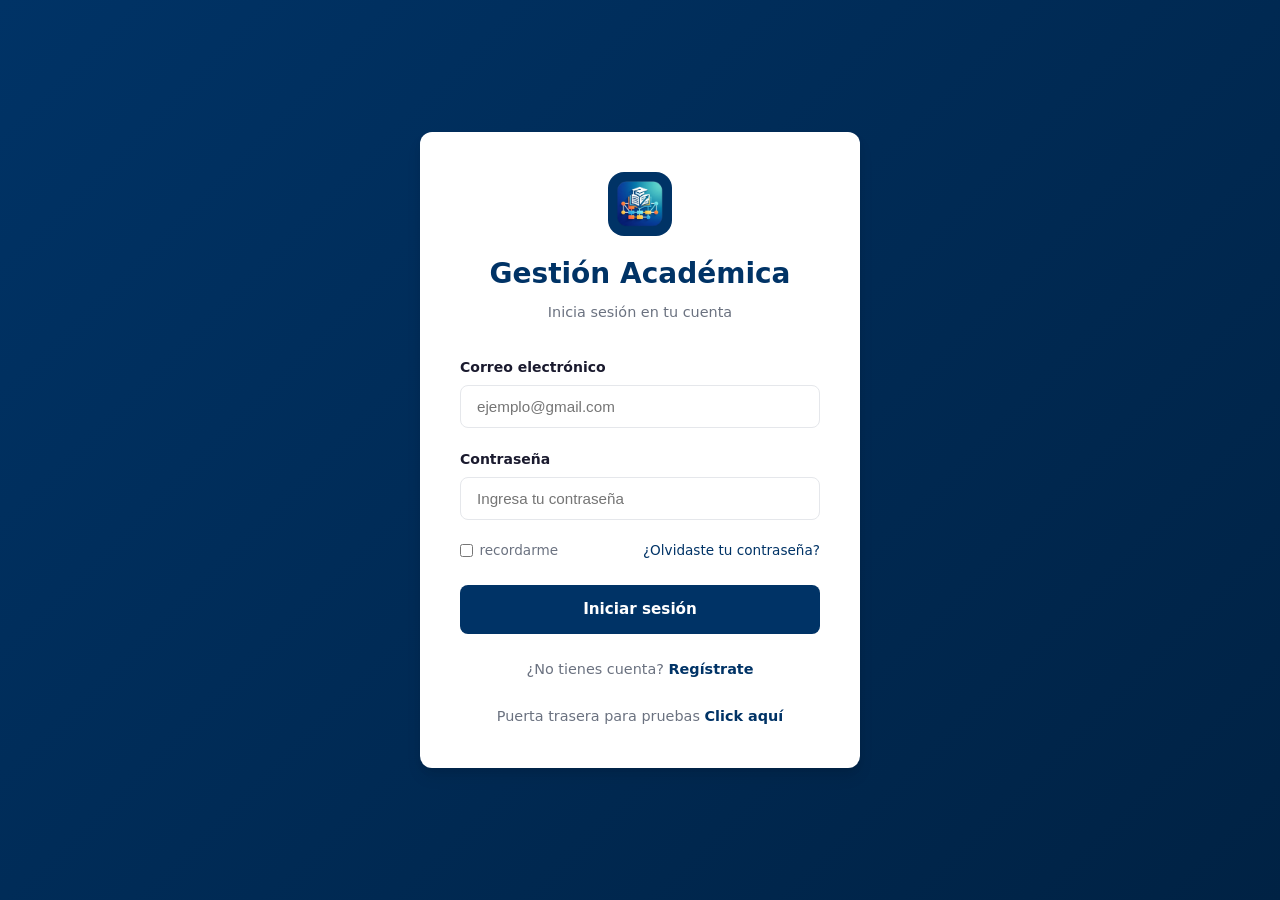
<file: index.html>
<!DOCTYPE html>
<html lang="es">
<head>
    <meta charset="UTF-8">
    <meta name="viewport" content="width=device-width, initial-scale=1.0">
    <title>Iniciar sesión | Gestión Académica GAUD</title>
    <link rel="stylesheet" href="css/styles.css">
    <script src="js/validaciones.js" defer></script>
</head>
<body>

    <div class="auth-container">

        <div class="auth-card">

            <div class="auth-logo">
                <div class="logo-icon">
                    <img src="icon/icon-web.png" alt="GAUD">
                </div>
                <h1>Gestión Académica</h1>
                <p>Inicia sesión en tu cuenta</p>
            </div>

            <form action="#" method="post">

                <div class="form-group">
                    <label for="email">Correo electrónico</label>
                    <input type="email" id="email" name="email" placeholder="ejemplo@gmail.com" required autocomplete="email">
                </div>

                <div class="form-group">
                    <label for="password">Contraseña</label>
                    <input type="password" id="password" name="password" placeholder="Ingresa tu contraseña" required autocomplete="current-password">
                </div>

                <div class="form-options">
                    <label>
                        <input type="checkbox" id="remember" name="remember">
                        recordarme
                    </label>
                    <a href="#">¿Olvidaste tu contraseña?</a>
                </div>

                <button type="submit" class="btn btn-primary">Iniciar sesión</button>

            </form>

            <div class="auth-footer">
                ¿No tienes cuenta? <a href="registro.html">Regístrate</a>
            </div>
            <div class="auth-footer">
                Puerta trasera para pruebas <a href="dashboard-tommisan.html">Click aquí</a>
            </div>
        </div>

    </div>

</body>
</html>
</file>
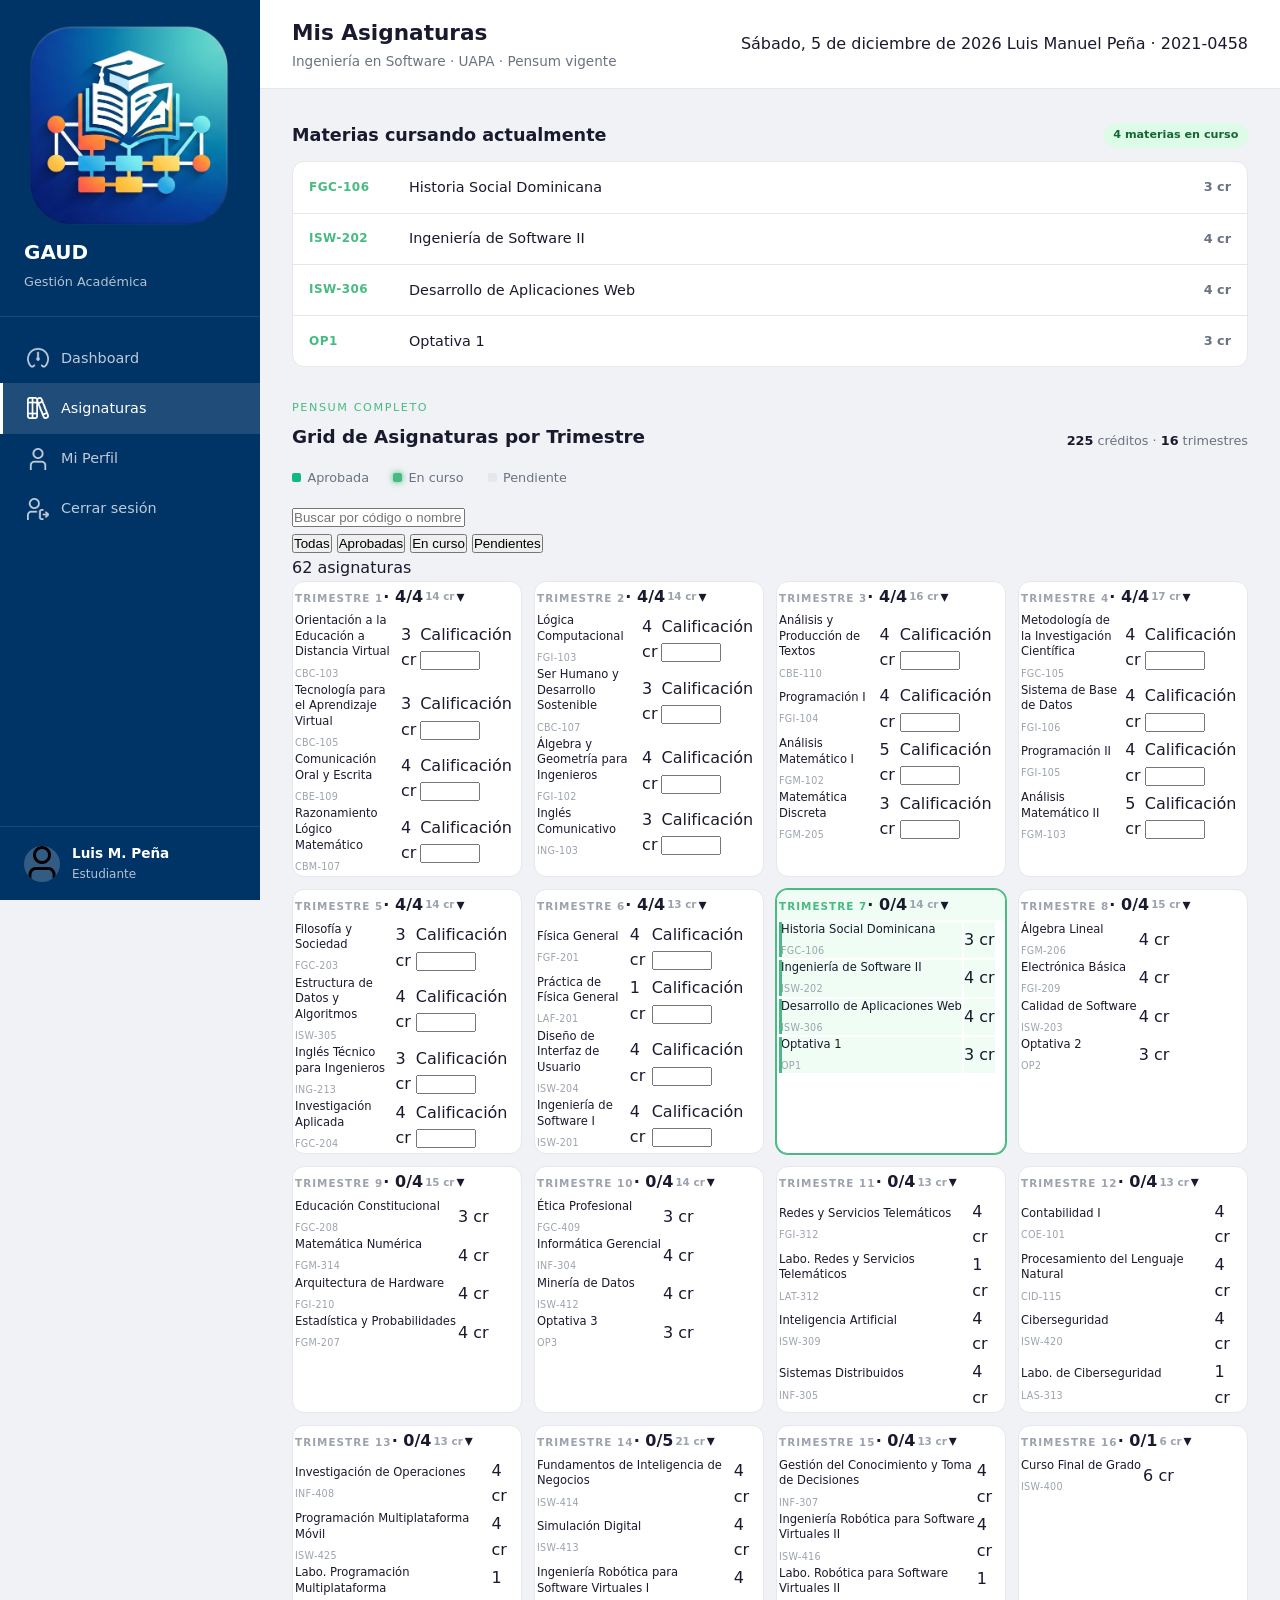
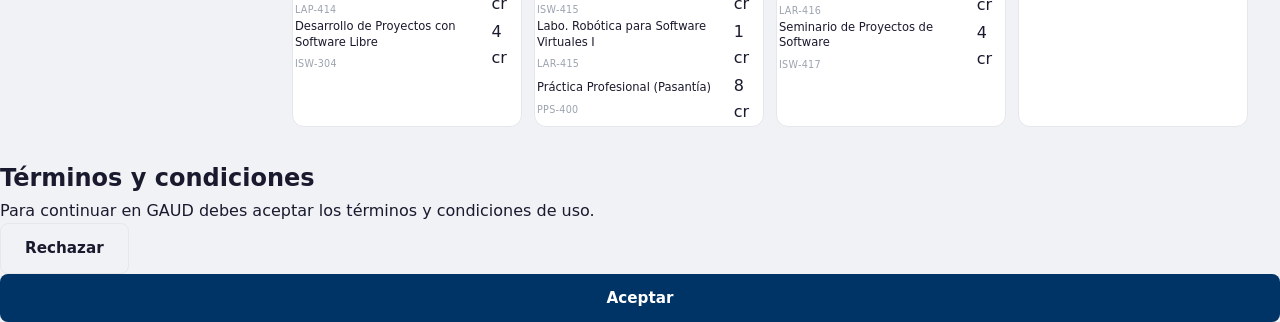
<file: asignaturas.html>
<!DOCTYPE html>

<html lang="es">
<head>
<meta charset="utf-8"/>
<meta content="width=device-width, initial-scale=1.0" name="viewport"/>
<title>Asignaturas — GAUD</title>
<link href="icon/icon-web.png" rel="icon" type="image/png"/>
<link href="css/styles.css" rel="stylesheet"/>
<script defer="" src="js/datos-seed.js"></script>
<script defer="" src="js/fechas.js"></script>
<script defer="" src="js/validaciones.js"></script>
<script defer="" src="js/header.js"></script>
<script defer="" src="js/logo.js"></script>
<script defer="" src="js/asignaturas.js"></script>
<script defer="" src="js/terminos.js"></script>
</head>
<body>
<div class="app-layout">
<!-- Sidebar -->
<aside class="sidebar">
<div class="sidebar-header">
<a class="logo-img" href="dashboard-tommisan.html" id="logo-dashboard">
<img alt="GAUD" src="icon/icon-web.png"/>
</a>
<h2>GAUD</h2>
<p>Gestión Académica</p>
</div>
<nav class="sidebar-nav">
<a href="dashboard-tommisan.html">
<span class="nav-icon"><img alt="" src="icon/tachometer-average.png"/></span> Dashboard
        </a>
<a class="active" href="asignaturas.html">
<span class="nav-icon"><img alt="" src="icon/books.png"/></span> Asignaturas
        </a>
<a href="perfil.html">
<span class="nav-icon"><img alt="" src="icon/user.png"/></span> Mi Perfil
        </a>
<a href="index.html">
<span class="nav-icon"><img alt="" src="icon/user-logout.png"/></span> Cerrar sesión
        </a>
</nav>
<div class="sidebar-footer">
<div class="user-mini">
<div class="user-avatar">
<img alt="" src="icon/user.png"/>
</div>
<div class="user-info">
<div class="user-name">Luis M. Peña</div>
<div class="user-role">Estudiante</div>
</div>
</div>
</div>
</aside>
<!-- Main Content -->
<main class="main-content">
<header class="topbar">
<div class="topbar-title">
<h1>Mis Asignaturas</h1>
<p>Ingeniería en Software · UAPA · Pensum vigente</p>
</div>
<div class="topbar-actions">
<a class="btn btn-outline" href="dashboard-tommisan.html">Volver</a>
</div>
</header>
<div class="page-content">
<!-- ===== MATERIAS ACTUALES ===== -->
<div class="current-section">
<div class="section-title">
<span>Materias cursando actualmente</span>
<span class="period-badge">7mo Trimestre · Ago - Oct 2026</span>
</div>
<div class="current-list"></div>
</div>
<!-- ===== PENSUM COMPLETO ===== -->
<div class="pensum-header">
<div>
<p class="eyebrow">Pensum completo</p>
<h2>Grid de Asignaturas por Trimestre</h2>
</div>
<div class="pensum-meta">
<div><strong>225</strong> créditos · <strong>16</strong> trimestres</div>
</div>
</div>
<div class="legend">
<span><i class="dot dot-approved"></i> Aprobada</span>
<span><i class="dot dot-current"></i> En curso</span>
<span><i class="dot dot-pending"></i> Pendiente</span>
</div>
<div class="pensum-tools">
<div class="pensum-search">
<input aria-label="Buscar asignatura" placeholder="Buscar por código o nombre…" type="text"/>
</div>
<div class="pensum-filters">
<button class="activo" data-estado="todas" type="button">Todas</button>
<button data-estado="aprobada" type="button">Aprobadas</button>
<button data-estado="en-curso" type="button">En curso</button>
<button data-estado="pendiente" type="button">Pendientes</button>
</div>
<span class="pensum-count">62 asignaturas</span>
</div>
<div class="pensum-scroll">
<div class="pensum-grid"></div>
</div>
</div>
</main>
</div>
<div class="overlay" hidden="" id="terminos-overlay">
<section aria-describedby="terminos-descripcion" aria-labelledby="terminos-titulo" aria-modal="true" class="modal" role="dialog">
<div class="contenidoT">
<h2 id="terminos-titulo">Términos y condiciones</h2>
<p id="terminos-descripcion">
          Para continuar en GAUD debes aceptar los términos y condiciones de uso.
        </p>
<div class="button-container">
<button class="btn btn-outline" id="rechazar-terminos" type="button">Rechazar</button>
<button class="btn btn-primary" id="aceptar-terminos" type="button">Aceptar</button>
</div>
</div>
</section>
</div>
</body>
</html>
</file>
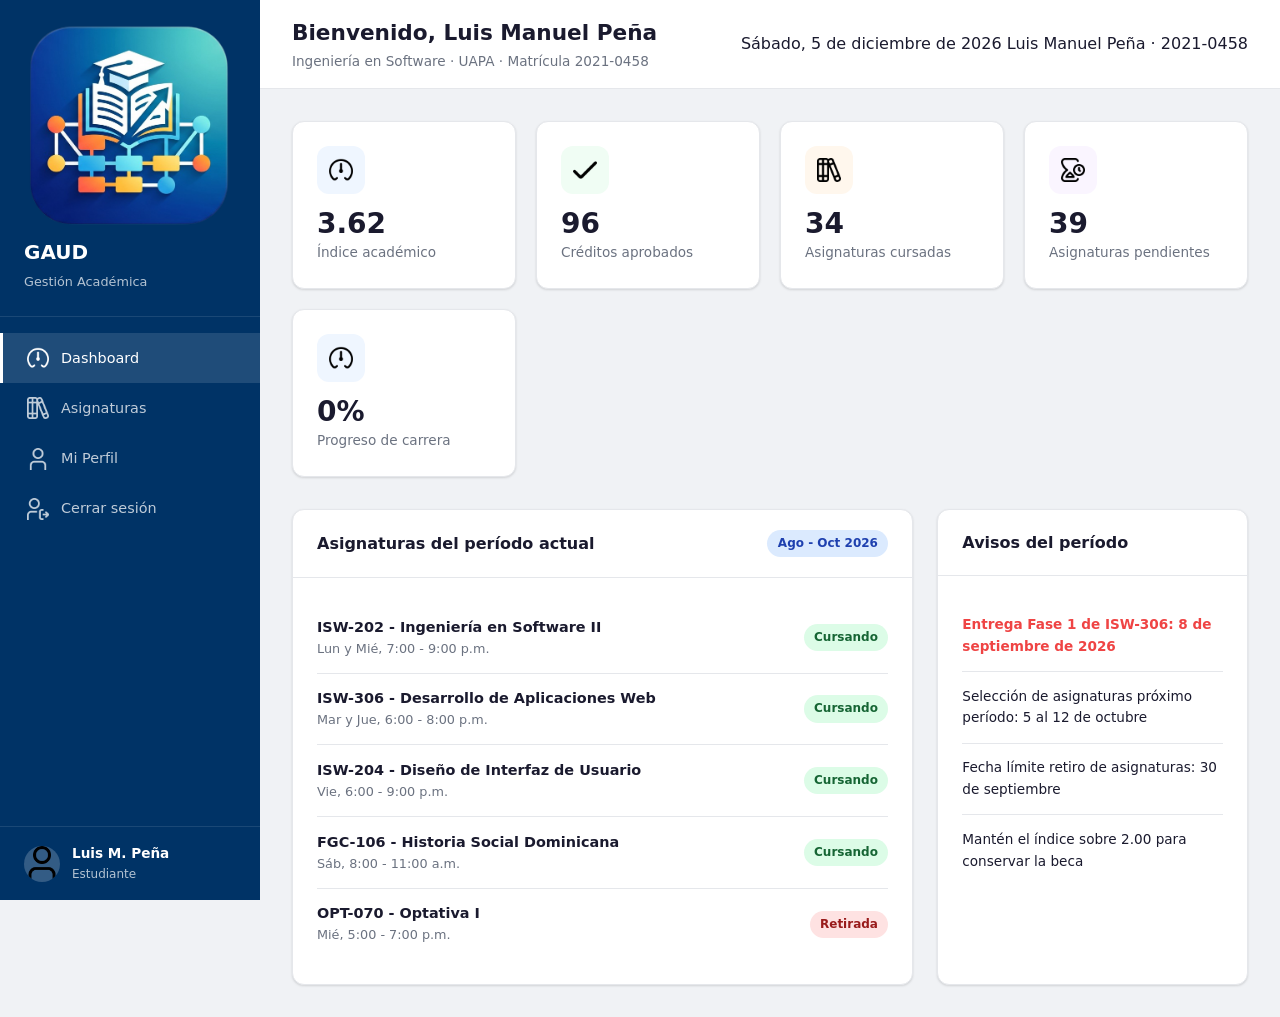
<file: dashboard-tommisan.html>
<!DOCTYPE html>
<html lang="es">
<head>
    <meta charset="UTF-8">
    <meta name="viewport" content="width=device-width, initial-scale=1.0">
    <title>GAUD - Dashboard del Estudiante</title>
    <link rel="stylesheet" href="styles.css">
    <script src="js/validaciones.js" defer></script>
    <script src="js/header.js" defer></script>
    <script src="js/dashboard.js" defer></script>
    <script src="js/fechas.js" defer></script>
    <script src="js/logo.js" defer></script>

</head>
<body>
    <div class="app-layout">

        <!-- ===== Sidebar ===== -->
        <aside class="sidebar">
            <div class="sidebar-header">
                <a href="dashboard-tommisan.html" class="logo-img" id="logo-dashboard">
                    <img src="icon/icon-web.png" alt="GAUD">
                </a>
                <h2>GAUD</h2>
                <p>Gestión Académica</p>
            </div>

            <nav class="sidebar-nav" id="Sbar">
                <a href="dashboard-tommisan.html" class="active">
                    <span class="nav-icon" id="dBoard"><img src="icon/tachometer-average.png" alt=""></span> Dashboard
                </a>
                <a href="asignaturas.html">
                    <span class="nav-icon" id="asig"><img src="icon/books.png" alt=""></span> Asignaturas
                </a>
                <a href="perfil.html">
                    <span class="nav-icon" id="Mperfil"><img src="icon/user.png" alt=""></span> Mi Perfil
                </a>
                <a href="index.html">
                    <span class="nav-icon" id="Capp"><img src="icon/user-logout.png" alt=""></span> Cerrar sesión
                </a>
            </nav>

            <div class="sidebar-footer">
                <div class="user-mini" >
                    <div class="user-avatar"id="ava" ><img src="icon/user.png" alt=""></div>
                    <div class="user-info">
                        <div class="user-name">Luis M. Peña</div>
                        <div class="user-role">Estudiante</div>
                    </div>
                    <div class="dropdown" id="menu">
                        <a href="#" id="addProfile"> agregar otra cuenta</a>
                        <a href="#" id="logout">salir</a>
                    </div>
                </div>
            </div>

        </aside>

        <!-- ===== Main Content ===== -->

        <div class="main-content">

            <header class="topbar">
                <div class="topbar-title">
                    <h1>Bienvenido, Luis Manuel Peña</h1>
                    <p>Ingeniería en Software &middot; UAPA &middot; Matrícula 2021-0458</p>
                </div>
                <div class="topbar-actions">
                    <a href="perfil.html" class="btn btn-outline">Ver perfil</a>
                </div>
            </header>

            <main class="page-content">

                <!-- Stats -->
                <div class="stats-grid">
                    <div class="stat-card">
                        <div class="stat-icon blue"><img src="icon/tachometer-average.png" alt=""></div>
                        <div class="stat-value" id="indice-academico-dashboard">3.62</div>
                        <div class="stat-label">Índice académico</div>
                    </div>
                    <div class="stat-card">
                        <div class="stat-icon green"><img src="icon/check.png" alt=""></div>
                        <div class="stat-value" id="creditos-aprobados-dashboard">96</div>
                        <div class="stat-label">Créditos aprobados</div>
                    </div>
                    <div class="stat-card">
                        <div class="stat-icon orange"><img src="icon/books.png" alt=""></div>
                        <div class="stat-value" id="asignaturas-cursadas-dashboard">34</div>
                        <div class="stat-label">Asignaturas cursadas</div>
                    </div>
                    <div class="stat-card">
                        <div class="stat-icon purple"><img src="icon/duration-alt.png" alt=""></div>
                        <div class="stat-value" id="asignaturas-pendientes-dashboard">39</div>
                        <div class="stat-label">Asignaturas pendientes</div>
                    </div>
                    <div class="stat-card">
    <div class="stat-icon blue">
        <img src="icon/tachometer-average.png" alt="">
    </div>
    <div class="stat-value" id="progreso-carrera-dashboard">0%</div>
    <div class="stat-label">Progreso de carrera</div>
</div>
                </div>

                <!-- Dashboard Grid -->
                <div class="dashboard-grid">

                    <!-- Asignaturas del período -->
                    <div class="card">
                        <div class="card-header">
                            <h3>Asignaturas del período actual</h3>
                            <span class="badge badge-info" id="rango-periodo">Ago - Oct 2026</span>
                        </div>
                        <div class="card-body">
                            <div class="subject-list-item">
                                <div class="subject-info">
                                    <h4>ISW-202 - Ingeniería en Software II</h4>
                                    <p>Lun y Mié, 7:00 - 9:00 p.m.</p>
                                </div>
                                <span class="badge badge-success">Cursando</span>
                            </div>
                            <div class="subject-list-item">
                                <div class="subject-info">
                                    <h4>ISW-306 - Desarrollo de Aplicaciones Web</h4>
                                    <p>Mar y Jue, 6:00 - 8:00 p.m.</p>
                                </div>
                                <span class="badge badge-success">Cursando</span>
                            </div>
                            <div class="subject-list-item">
                                <div class="subject-info">
                                    <h4>ISW-204 - Diseño de Interfaz de Usuario</h4>
                                    <p>Vie, 6:00 - 9:00 p.m.</p>
                                </div>
                                <span class="badge badge-success">Cursando</span>
                            </div>
                            <div class="subject-list-item">
                                <div class="subject-info">
                                    <h4>FGC-106 - Historia Social Dominicana</h4>
                                    <p>Sáb, 8:00 - 11:00 a.m.</p>
                                </div>
                                <span class="badge badge-success">Cursando</span>
                            </div>
                            <div class="subject-list-item">
                                <div class="subject-info">
                                    <h4>OPT-070 - Optativa I</h4>
                                    <p>Mié, 5:00 - 7:00 p.m.</p>
                                </div>
                                <span class="badge badge-danger">Retirada</span>
                            </div>
                        </div>
                    </div>

                    <!-- Avisos -->
                    <div class="card">
                        <div class="card-header">
                            <h3>Avisos del período</h3>
                        </div>
                        <div class="card-body">
                            <div class="subject-list-item" style="flex-direction:column; align-items:flex-start; gap:0.5rem;">
                                <p id="aviso-entrega" style="color: var(--danger); font-weight:600; font-size:0.85rem;">
                                    Entrega Fase 1 de ISW-306: 8 de septiembre de 2026
                                </p>
                            </div>
                            <div class="subject-list-item" style="flex-direction:column; align-items:flex-start; gap:0.5rem;">
                                <p id="aviso-seleccion" style="font-size:0.85rem;">Selección de asignaturas próximo período: 5 al 12 de octubre</p>
                            </div>
                            <div class="subject-list-item" style="flex-direction:column; align-items:flex-start; gap:0.5rem;">
                                <p id="aviso-retiro" style="font-size:0.85rem;">Fecha límite retiro de asignaturas: 30 de septiembre</p>
                            </div>
                            <div class="subject-list-item" style="flex-direction:column; align-items:flex-start; gap:0.5rem; border-bottom:none;">
                                <p style="font-size:0.85rem;">Mantén el índice sobre 2.00 para conservar la beca</p>
                            </div>
                        </div>
                    </div>

                </div>
            </main>

        </div>

    </div>
    
</body>
</html>
</file>
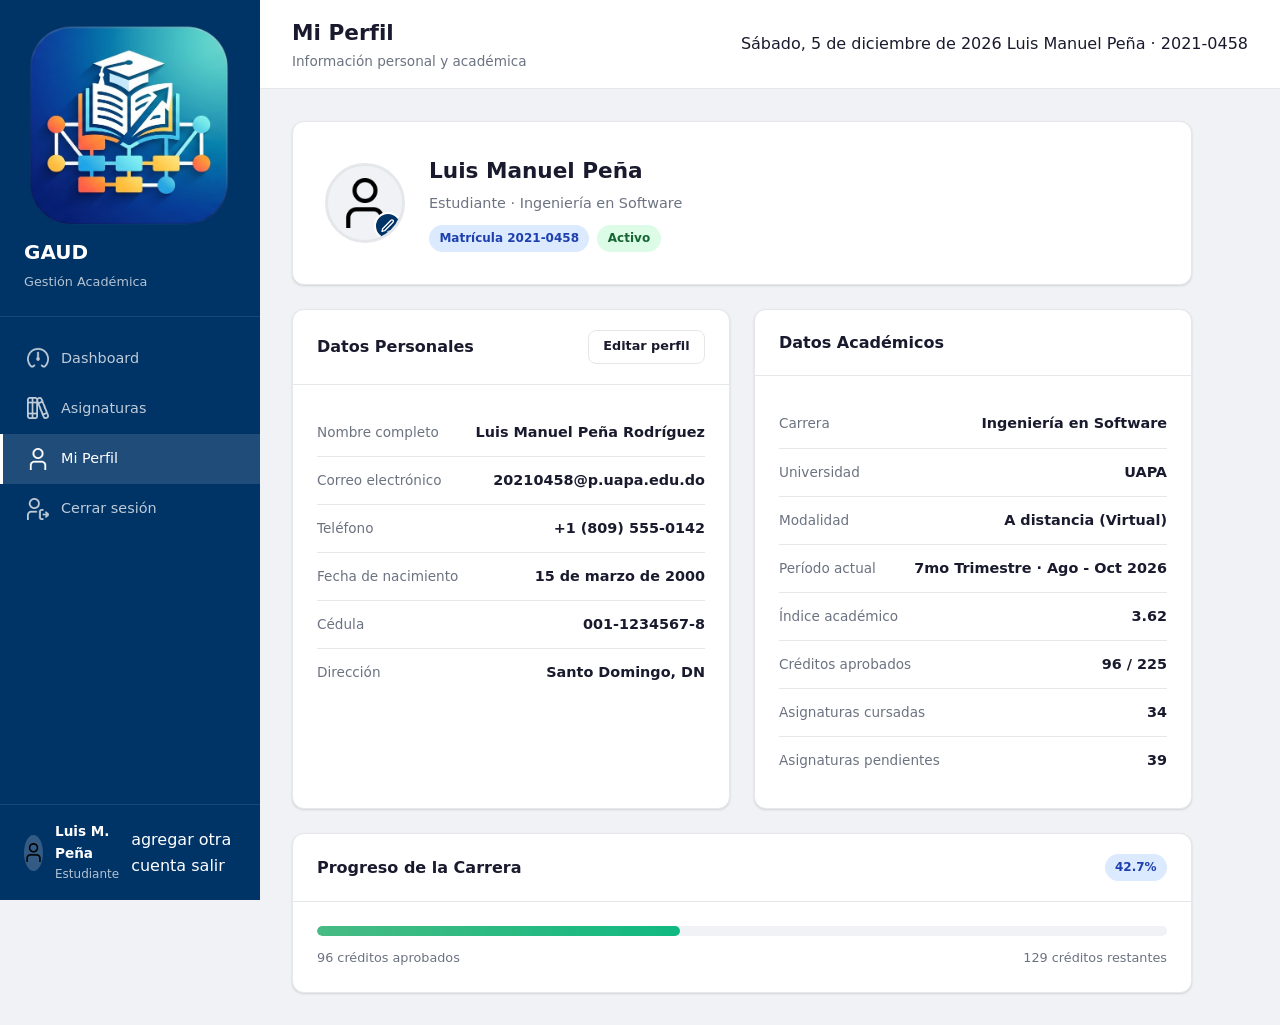
<file: perfil.html>
<!DOCTYPE html>
<html lang="es">
<head>
  <meta charset="UTF-8">
  <meta name="viewport" content="width=device-width, initial-scale=1.0">
  <title>Mi Perfil — GAUD</title>
  <link rel="icon" href="icon/icon-web.png" type="image/png">
  <link rel="stylesheet" href="css/styles.css">
  <script src="js/validaciones.js" defer></script>
  <script src="js/header.js" defer></script>
  <script src="js/logo.js" defer></script>
  <script src="js/perfil-foto.js" defer></script>
  <script src="js/perfil.js" defer></script>
</head>
<body>
  <div class="app-layout">

    <!-- Sidebar -->
    <aside class="sidebar">
      <div class="sidebar-header">
        <a href="dashboard-tommisan.html" class="logo-img" id="logo-dashboard">
          <img src="icon/icon-web.png" alt="GAUD">
        </a>
        <h2>GAUD</h2>
        <p>Gestión Académica</p>
      </div>

      <nav class="sidebar-nav">
        <a href="dashboard-tommisan.html">
          <span class="nav-icon"><img src="icon/tachometer-average.png" alt=""></span> Dashboard
        </a>
        <a href="asignaturas.html">
          <span class="nav-icon"><img src="icon/books.png" alt=""></span> Asignaturas
        </a>
        <a href="perfil.html" class="active">
          <span class="nav-icon"><img src="icon/user.png" alt=""></span> Mi Perfil
        </a>
        <a href="index.html">
          <span class="nav-icon"><img src="icon/user-logout.png" alt=""></span> Cerrar sesión
        </a>
      </nav>

      <div class="sidebar-footer">
        <div class="user-mini">
          <div class="user-avatar" id="ava">
            <img src="icon/user.png" alt="">
          </div>
          <div class="user-info">
            <div class="user-name">Luis M. Peña</div>
            <div class="user-role">Estudiante</div>
          </div>
          <div class="dropdown" id="menu">
            <a href="index.html">agregar otra cuenta</a>
            <a href="#">salir</a>
          </div>
        </div>
      </div>
    </aside>

    <!-- Main Content -->
    <main class="main-content">
      <header class="topbar">
        <div class="topbar-title">
          <h1>Mi Perfil</h1>
          <p>Información personal y académica</p>
        </div>
        <div class="topbar-actions">
          <a href="dashboard-tommisan.html" class="btn btn-outline">Volver</a>
        </div>
      </header>

      <div class="page-content">
        <div class="profile-layout">

          <!-- Profile Header Card -->
          <div class="profile-header-card">
          <div class="profile-avatar">
    <img id="fotoPerfil" src="icon/user.png" alt="Foto de perfil">

    <input
        type="file"
        id="inputFotoPerfil"
        accept="image/*"
        hidden
    >

    <button type="button" class="avatar-edit" id="btnCambiarFoto" title="Cambiar foto">
        <svg width="16" height="16" viewBox="0 0 24 24"
             fill="none" stroke="currentColor" stroke-width="2"
             stroke-linecap="round" stroke-linejoin="round">
            <path d="M12 20h9"/>
            <path d="M16.5 3.5a2.121 2.121 0 0 1 3 3L7 19l-4 1 1-4L16.5 3.5z"/>
        </svg>
    </button>
</div>
            <div class="profile-header-info">
              <h2>Luis Manuel Peña</h2>
              <p>Estudiante · Ingeniería en Software</p>
              <div class="profile-badges">
                <span class="badge badge-info">Matrícula 2021-0458</span>
                <span class="badge badge-success">Activo</span>
              </div>
            </div>
          </div>

          <!-- Info Grid -->
          <div class="profile-grid">

            <!-- Datos Personales -->
            <div class="card">
              <div class="card-header">
                <h3>Datos Personales</h3>
                <button id="btnEditarPerfil" class="btn btn-outline" style="padding:0.35rem 0.9rem; font-size:0.8rem;">Editar perfil</button>
              </div>
              <div class="card-body">
                <div class="info-row">
                  <span class="info-label">Nombre completo</span>
                  <span class="info-value">Luis Manuel Peña Rodríguez</span>
                </div>
                <div class="info-row">
                  <span class="info-label">Correo electrónico</span>
                  <span class="info-value" data-editable="email" data-campo="correo-perfil">20210458@p.uapa.edu.do</span>
                </div>
                <div class="info-row">
                  <span class="info-label">Teléfono</span>
                  <span class="info-value" data-editable="tel" data-campo="telefono-perfil">+1 (809) 555-0142</span>
                </div>
                <div class="info-row">
                  <span class="info-label">Fecha de nacimiento</span>
                  <span class="info-value">15 de marzo de 2000</span>
                </div>
                <div class="info-row">
                  <span class="info-label">Cédula</span>
                  <span class="info-value">001-1234567-8</span>
                </div>
                <div class="info-row">
                  <span class="info-label">Dirección</span>
                  <span class="info-value" data-editable="texto" data-campo="direccion-perfil">Santo Domingo, DN</span>
                </div>
              </div>
            </div>

            <!-- Datos Académicos -->
            <div class="card">
              <div class="card-header">
                <h3>Datos Académicos</h3>
              </div>
              <div class="card-body">
                <div class="info-row">
                  <span class="info-label">Carrera</span>
                  <span class="info-value">Ingeniería en Software</span>
                </div>
                <div class="info-row">
                  <span class="info-label">Universidad</span>
                  <span class="info-value">UAPA</span>
                </div>
                <div class="info-row">
                  <span class="info-label">Modalidad</span>
                  <span class="info-value">A distancia (Virtual)</span>
                </div>
                <div class="info-row">
                  <span class="info-label">Período actual</span>
                  <span class="info-value">7mo Trimestre · Ago - Oct 2026</span>
                </div>
                <div class="info-row">
                  <span class="info-label">Índice académico</span>
                  <span class="info-value">3.62</span>
                </div>
                <div class="info-row">
                  <span class="info-label">Créditos aprobados</span>
                  <span class="info-value">96 / 225</span>
                </div>
                <div class="info-row">
                  <span class="info-label">Asignaturas cursadas</span>
                  <span class="info-value">34</span>
                </div>
                <div class="info-row">
                  <span class="info-label">Asignaturas pendientes</span>
                  <span class="info-value">39</span>
                </div>
              </div>
            </div>

          </div>

          <!-- Progress Bar -->
          <div class="card">
            <div class="card-header">
              <h3>Progreso de la Carrera</h3>
              <span class="badge badge-info">42.7%</span>
            </div>
            <div class="card-body">
              <div class="progress-bar">
                <div class="progress-fill" style="width: 42.7%"></div>
              </div>
              <div class="progress-labels">
                <span>96 créditos aprobados</span>
                <span>129 créditos restantes</span>
              </div>
            </div>
          </div>

        </div>
      </div>
    </main>
  </div>
</body>
</html>
</file>
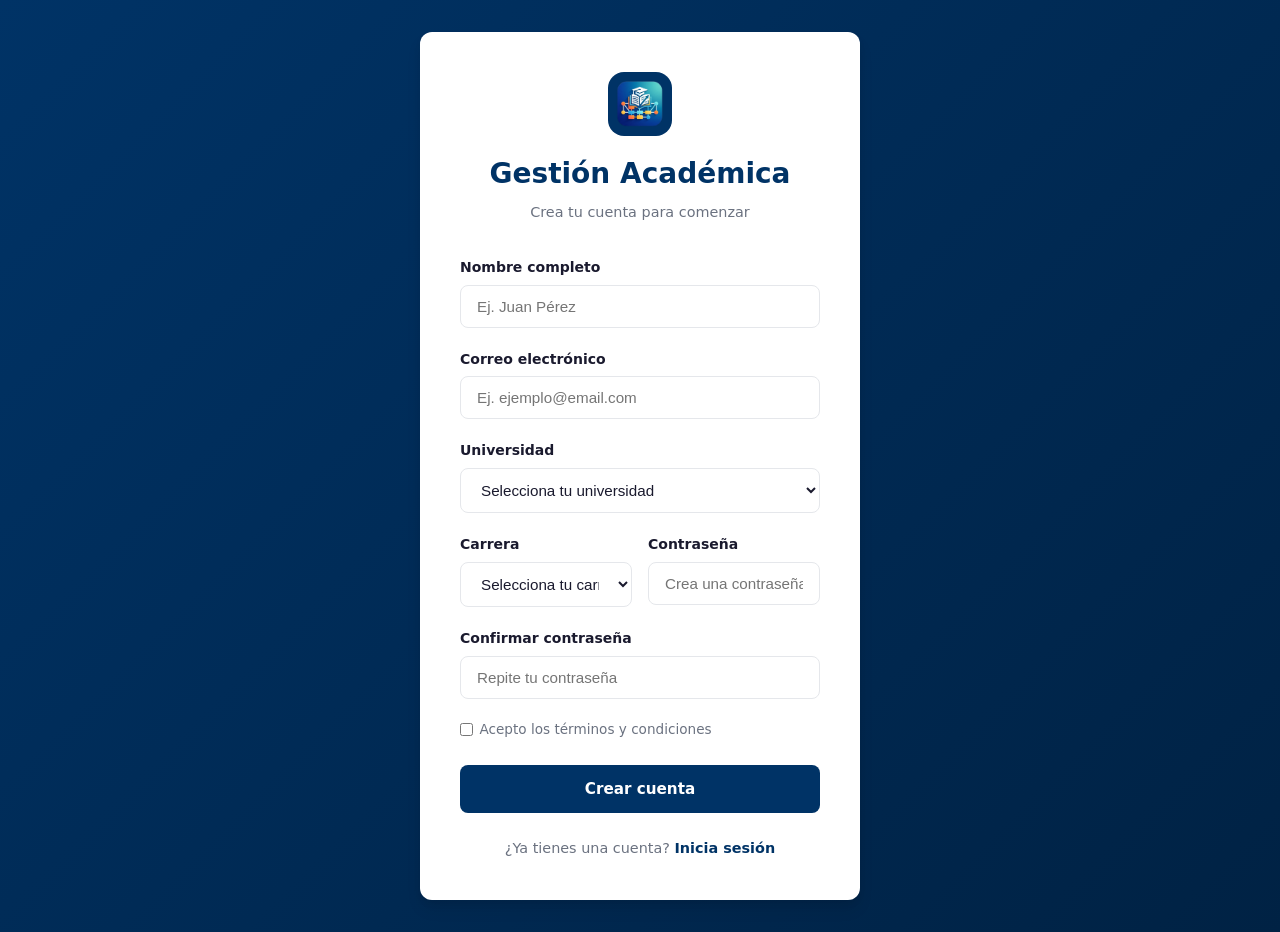
<file: registro.html>
<!DOCTYPE html>
<html lang="es">
<head>
    <meta charset="UTF-8">
    <meta name="viewport" content="width=device-width, initial-scale=1.0">
    <title>Crear cuenta | Gestión Académica GAUD</title>
    <link rel="stylesheet" href="css/styles.css">
    <script src="js/validaciones.js" defer></script>
</head>
<body>

    <div class="auth-container">

        <div class="auth-card">

            <div class="auth-logo">
                <div class="logo-icon">
                    <img src="icon/icon-web.png" alt="GAUD">
                </div>
                <h1>Gestión Académica</h1>
                <p>Crea tu cuenta para comenzar</p>
            </div>

            <form action="#" method="post">

                <div class="form-group">
                    <label for="nombre">Nombre completo</label>
                    <input type="text" id="nombre" name="nombre" placeholder="Ej. Juan Pérez" autocomplete="name">
                </div>

                <div class="form-group">
                    <label for="correo">Correo electrónico</label>
                    <input type="email" id="correo" name="correo" placeholder="Ej. ejemplo@email.com" autocomplete="email">
                </div>

                <div class="form-group">
                    <label for="universidad">Universidad</label>
                    <select id="universidad" name="universidad">
                        <option value="">Selecciona tu universidad</option>
                        <option value="uapa">Universidad Abierta Para Adultos (UAPA)</option>
                        <option value="otro">Otra (Próximamente)</option>
                    </select>
                </div>

                <div class="form-row">
                    <div class="form-group">
                        <label for="carrera">Carrera</label>
                        <select id="carrera" name="carrera">
                            <option value="">Selecciona tu carrera</option>
                            <option value="software">Ingeniería de Software</option>
                            <option value="informatica">Informática Gerencial</option>
                            <option value="ciencia">Ciencia de Datos</option>
                        </select>
                    </div>

                    <div class="form-group">
                        <label for="password">Contraseña</label>
                        <input type="password" id="password" name="password" placeholder="Crea una contraseña" autocomplete="new-password">
                    </div>
                </div>

                <div class="form-group">
                    <label for="confirmar-password">Confirmar contraseña</label>
                    <input type="password" id="confirmar-password" name="confirmar-password" placeholder="Repite tu contraseña" autocomplete="new-password">
                </div>

                <div class="form-options">
                    <label>
                        <input type="checkbox" id="terminos" name="terminos">
                        Acepto los términos y condiciones
                    </label>
                </div>

                <button type="submit" class="btn btn-primary">Crear cuenta</button>

            </form>

            <div class="auth-footer">
                ¿Ya tienes una cuenta? <a href="index.html">Inicia sesión</a>
            </div>

        </div>

    </div>

</body>
</html>
</file>
<file: css/styles.css>
:root {
  --primary: #003366;
  --primary-light: #004a99;
  --primary-dark: #002244;
  --secondary: #47BB83;
  --accent: #0066cc;
  --bg: #f0f2f5;
  --bg-card: #ffffff;
  --text: #1a1a2e;
  --text-secondary: #6b7280;
  --text-muted: #9ca3af;
  --border: #e5e7eb;
  --success: #10b981;
  --warning: #f59e0b;
  --danger: #ef4444;
  --radius: 12px;
  --radius-sm: 8px;
  --shadow: 0 1px 3px rgba(0,0,0,0.08), 0 1px 2px rgba(0,0,0,0.06);
  --shadow-md: 0 4px 6px rgba(0,0,0,0.07), 0 2px 4px rgba(0,0,0,0.06);
  --shadow-lg: 0 10px 15px rgba(0,0,0,0.07), 0 4px 6px rgba(0,0,0,0.05);
  --transition: all 0.3s ease;
}

* {
  margin: 0;
  padding: 0;
  box-sizing: border-box;
}

body {
  font-family: 'Segoe UI', system-ui, -apple-system, sans-serif;
  background: var(--bg);
  color: var(--text);
  line-height: 1.6;
  min-height: 100vh;
  overflow-x: hidden;
}

a {
  text-decoration: none;
  color: inherit;
}

/* ===== AUTH PAGES (Login/Register) ===== */
.auth-container {
  min-height: 100vh;
  display: flex;
  align-items: center;
  justify-content: center;
  background: linear-gradient(135deg, var(--primary) 0%, var(--primary-dark) 100%);
  padding: 2rem;
}

.auth-card {
  background: var(--bg-card);
  border-radius: var(--radius);
  box-shadow: var(--shadow-lg);
  width: 100%;
  max-width: 440px;
  padding: 2.5rem;
}

.auth-logo {
  text-align: center;
  margin-bottom: 2rem;
}

.auth-logo h1 {
  font-size: 1.75rem;
  color: var(--primary);
  font-weight: 700;
}

.auth-logo p {
  color: var(--text-secondary);
  font-size: 0.9rem;
  margin-top: 0.25rem;
}

.auth-logo .logo-icon {
  width: 64px;
  height: 64px;
  background: var(--primary);
  color: white;
  border-radius: 16px;
  display: inline-flex;
  align-items: center;
  justify-content: center;
  margin-bottom: 1rem;
  overflow: hidden;
  padding: 8px;
}

.auth-logo .logo-icon img {
  max-width: 100%;
  max-height: 100%;
  object-fit: contain;
}

.form-group {
  margin-bottom: 1.25rem;
}

.form-group label {
  display: block;
  font-size: 0.875rem;
  font-weight: 600;
  margin-bottom: 0.4rem;
  color: var(--text);
}

.form-group input,
.form-group select,
.form-group textarea {
  width: 100%;
  padding: 0.75rem 1rem;
  border: 1.5px solid var(--border);
  border-radius: var(--radius-sm);
  font-size: 0.95rem;
  transition: var(--transition);
  background: var(--bg-card);
  color: var(--text);
}

.form-group input:focus,
.form-group select:focus,
.form-group textarea:focus {
  outline: none;
  border-color: var(--primary);
  box-shadow: 0 0 0 3px rgba(0, 51, 102, 0.1);
}

.form-row {
  display: grid;
  grid-template-columns: 1fr 1fr;
  gap: 1rem;
}

.btn {
  display: inline-flex;
  align-items: center;
  justify-content: center;
  gap: 0.5rem;
  padding: 0.75rem 1.5rem;
  border-radius: var(--radius-sm);
  font-size: 0.95rem;
  font-weight: 600;
  cursor: pointer;
  transition: var(--transition);
  border: none;
  text-align: center;
}

.btn-primary {
  background: var(--primary);
  color: white;
  width: 100%;
}

.btn-primary:hover {
  background: var(--primary-light);
  transform: translateY(-1px);
  box-shadow: var(--shadow-md);
}

.btn-outline {
  background: transparent;
  border: 1.5px solid var(--border);
  color: var(--text);
}

.btn-outline:hover {
  border-color: var(--primary);
  color: var(--primary);
}

.auth-footer {
  text-align: center;
  margin-top: 1.5rem;
  font-size: 0.9rem;
  color: var(--text-secondary);
}

.auth-footer a {
  color: var(--primary);
  font-weight: 600;
}

.auth-footer a:hover {
  text-decoration: underline;
}

.form-options {
  display: flex;
  justify-content: space-between;
  align-items: center;
  margin-bottom: 1.5rem;
  font-size: 0.85rem;
}

.form-options label {
  display: flex;
  align-items: center;
  gap: 0.4rem;
  color: var(--text-secondary);
  cursor: pointer;
}

.form-options a {
  color: var(--primary);
  font-weight: 500;
}

/* ===== LAYOUT (Dashboard) ===== */
.app-layout {
  display: flex;
  min-height: 100vh;
}

/* Sidebar */
.sidebar {
  width: 260px;
  background: var(--primary);
  color: white;
  display: flex;
  flex-direction: column;
  position: fixed;
  top: 0;
  left: 0;
  bottom: 0;
  z-index: 100;
  transition: var(--transition);
}

.sidebar-header {
  padding: 1.5rem;
  border-bottom: 1px solid rgba(255,255,255,0.1);
}

.sidebar-header h2 {
  font-size: 1.25rem;
  font-weight: 700;
}

.sidebar-header p {
  font-size: 0.8rem;
  opacity: 0.7;
  margin-top: 0.2rem;
}

.sidebar-nav {
  flex: 1;
  padding: 1rem 0;
}

.sidebar-nav a {
  display: flex;
  align-items: center;
  gap: 0.75rem;
  padding: 0.85rem 1.5rem;
  color: rgba(255,255,255,0.75);
  font-size: 0.9rem;
  font-weight: 500;
  transition: var(--transition);
  border-left: 3px solid transparent;
}

.sidebar-nav a:hover {
  background: rgba(255,255,255,0.08);
  color: white;
}

.sidebar-nav a.active {
  background: rgba(255,255,255,0.12);
  color: white;
  border-left-color: white;
}

.sidebar-nav .nav-icon {
  width: 22px;
  height: 22px;
  flex-shrink: 0;
}

.sidebar-nav .nav-icon img {
  width: 100%;
  height: 100%;
  object-fit: contain;
  opacity: 0.75;
  transition: var(--transition);
  filter: brightness(0) invert(1);
}

.sidebar-nav a:hover .nav-icon img,
.sidebar-nav a.active .nav-icon img {
  opacity: 1;
  filter: brightness(0) invert(1);
}

.sidebar-header .logo-img {
  width: 40px;
  height: 40px;
  margin-bottom: 0.5rem;
}

.sidebar-header .logo-img img {
  max-width: 100%;
  max-height: 100%;
  object-fit: contain;
}

.sidebar-footer {
  padding: 1rem 1.5rem;
  border-top: 1px solid rgba(255,255,255,0.1);
}

.sidebar-footer .user-mini {
  display: flex;
  align-items: center;
  gap: 0.75rem;
}

.sidebar-footer .user-avatar {
  width: 36px;
  height: 36px;
  border-radius: 50%;
  background: rgba(255,255,255,0.2);
  display: flex;
  align-items: center;
  justify-content: center;
  font-weight: 600;
  font-size: 0.85rem;
  overflow: hidden;
}

.sidebar-footer .user-avatar img {
  max-width: 100%;
  max-height: 100%;
  object-fit: contain;
}

.sidebar-footer .user-info {
  flex: 1;
}

.sidebar-footer .user-name {
  font-size: 0.85rem;
  font-weight: 600;
}

.sidebar-footer .user-role {
  font-size: 0.75rem;
  opacity: 0.7;
}

/* Main Content */
.main-content {
  flex: 1;
  margin-left: 260px;
  display: flex;
  flex-direction: column;
}

.topbar {
  background: var(--bg-card);
  border-bottom: 1px solid var(--border);
  padding: 1rem 2rem;
  display: flex;
  align-items: center;
  justify-content: space-between;
  position: sticky;
  top: 0;
  z-index: 50;
}

.topbar-title h1 {
  font-size: 1.35rem;
  font-weight: 700;
}

.topbar-title p {
  font-size: 0.85rem;
  color: var(--text-secondary);
}

.topbar-actions {
  display: flex;
  align-items: center;
  gap: 1rem;
}

.page-content {
  padding: 2rem;
  flex: 1;
}

/* ===== DASHBOARD ===== */
.stats-grid {
  display: grid;
  grid-template-columns: repeat(auto-fit, minmax(220px, 1fr));
  gap: 1.25rem;
  margin-bottom: 2rem;
}

.stat-card {
  background: var(--bg-card);
  border-radius: var(--radius);
  padding: 1.5rem;
  box-shadow: var(--shadow);
  border: 1px solid var(--border);
}

.stat-card .stat-icon {
  width: 48px;
  height: 48px;
  border-radius: 12px;
  display: flex;
  align-items: center;
  justify-content: center;
  font-size: 1.25rem;
  margin-bottom: 1rem;
}

.stat-card .stat-icon img {
  width: 24px;
  height: 24px;
  object-fit: contain;
}

.stat-card .stat-icon.blue { background: #eff6ff; color: #3b82f6; }
.stat-card .stat-icon.green { background: #f0fdf4; color: #22c55e; }
.stat-card .stat-icon.orange { background: #fff7ed; color: #f97316; }
.stat-card .stat-icon.purple { background: #faf5ff; color: #a855f7; }

.stat-card .stat-value {
  font-size: 1.75rem;
  font-weight: 700;
  line-height: 1;
}

.stat-card .stat-label {
  font-size: 0.85rem;
  color: var(--text-secondary);
  margin-top: 0.25rem;
}

.dashboard-grid {
  display: grid;
  grid-template-columns: 2fr 1fr;
  gap: 1.5rem;
}

.card {
  background: var(--bg-card);
  border-radius: var(--radius);
  box-shadow: var(--shadow);
  border: 1px solid var(--border);
}

.card-header {
  padding: 1.25rem 1.5rem;
  border-bottom: 1px solid var(--border);
  display: flex;
  align-items: center;
  justify-content: space-between;
}

.card-header h3 {
  font-size: 1rem;
  font-weight: 600;
}

.card-body {
  padding: 1.5rem;
}

.subject-list-item {
  display: flex;
  align-items: center;
  justify-content: space-between;
  padding: 0.85rem 0;
  border-bottom: 1px solid var(--border);
}

.subject-list-item:last-child {
  border-bottom: none;
}

.subject-list-item .subject-info h4 {
  font-size: 0.9rem;
  font-weight: 600;
}

.subject-list-item .subject-info p {
  font-size: 0.8rem;
  color: var(--text-secondary);
}

.badge {
  display: inline-block;
  padding: 0.25rem 0.65rem;
  border-radius: 20px;
  font-size: 0.75rem;
  font-weight: 600;
}

.badge-success { background: #dcfce7; color: #166534; }
.badge-danger { background: #fee2e2; color: #991b1b; }
.badge-info { background: #dbeafe; color: #1e40af; }

/* ===== SUBJECTS PAGE ===== */
.current-section {
  margin-bottom: 2rem;
}

.current-section .section-title {
  font-size: 1.1rem;
  font-weight: 700;
  margin-bottom: 0.75rem;
  display: flex;
  align-items: center;
  justify-content: space-between;
  flex-wrap: wrap;
  gap: 0.5rem;
}

.current-section .section-title .period-badge {
  display: inline-block;
  padding: 0.2rem 0.6rem;
  border-radius: 20px;
  font-size: 0.7rem;
  font-weight: 600;
  background: #dcfce7;
  color: #166534;
}

/* Current subjects as vertical list */
.current-list {
  background: var(--bg-card);
  border: 1px solid var(--border);
  border-radius: var(--radius);
  overflow: hidden;
}

.current-item {
  display: grid;
  grid-template-columns: 100px 1fr 70px;
  align-items: center;
  padding: 0.85rem 1rem;
  border-bottom: 1px solid var(--border);
  transition: var(--transition);
}

.current-item:last-child {
  border-bottom: none;
}

.current-item:hover {
  background: var(--bg);
}

.item-code {
  font-size: 0.75rem;
  font-weight: 600;
  color: var(--secondary);
  letter-spacing: 0.04em;
}

.item-name {
  font-size: 0.9rem;
  font-weight: 500;
}

.item-credits {
  font-size: 0.8rem;
  font-weight: 600;
  color: var(--text-secondary);
  text-align: right;
}

.pensum-header {
  display: flex;
  justify-content: space-between;
  align-items: flex-end;
  margin-bottom: 1rem;
}

.pensum-header .eyebrow {
  font-size: 0.7rem;
  letter-spacing: 0.14em;
  text-transform: uppercase;
  color: var(--secondary);
  margin: 0 0 0.3rem;
}

.pensum-header h2 {
  font-size: 1.15rem;
  font-weight: 700;
}

.pensum-meta {
  text-align: right;
  font-size: 0.8rem;
  color: var(--text-secondary);
}

.pensum-meta strong {
  color: var(--text);
}

.legend {
  display: flex;
  gap: 1.5rem;
  font-size: 0.8rem;
  color: var(--text-secondary);
  margin-bottom: 1rem;
}

.legend span {
  display: flex;
  align-items: center;
  gap: 0.4rem;
}

.dot {
  width: 9px;
  height: 9px;
  border-radius: 2px;
  display: inline-block;
}

.dot-approved { background: var(--success); }
.dot-current { background: var(--secondary); box-shadow: 0 0 6px var(--secondary); }
.dot-pending { background: var(--border); border: 1px solid var(--border); }

.pensum-scroll {
  width: 100%;
}

.pensum-grid {
  display: grid;
  grid-template-columns: repeat(auto-fill, minmax(220px, 1fr));
  gap: 0.75rem;
}

.term {
  background: var(--bg-card);
  display: flex;
  flex-direction: column;
  border: 1px solid var(--border);
  border-radius: var(--radius);
  overflow: hidden;
  transition: var(--transition);
}

.term:hover {
  box-shadow: var(--shadow-md);
}

.term-current {
  border-color: var(--secondary);
  box-shadow: 0 0 0 1px var(--secondary);
}

.term-current .term-head {
  background: #f0fdf4;
}

.term-num {
  font-size: 0.65rem;
  letter-spacing: 0.1em;
  color: var(--text-muted);
  text-transform: uppercase;
}

.term-current .term-num {
  color: var(--secondary);
  font-weight: 700;
}

.term-credits {
  font-size: 0.65rem;
  color: var(--text-muted);
  margin-top: 0.15rem;
}

.course {
  padding: 0.6rem 0.7rem;
  border-bottom: 1px solid var(--border);
  position: relative;
  transition: var(--transition);
}

.course:last-child {
  border-bottom: none;
}

.course:hover {
  background: var(--bg);
}

.course-name {
  font-size: 0.72rem;
  line-height: 1.35;
  margin: 0 0 0.35rem;
  font-weight: 500;
}

.course-code {
  font-size: 0.6rem;
  color: var(--text-muted);
  letter-spacing: 0.03em;
}

.course-foot {
  display: flex;
  justify-content: space-between;
  align-items: center;
  margin-top: 0.3rem;
}

.credits {
  font-size: 0.6rem;
  color: var(--text-muted);
  font-weight: 600;
}

.status-bar {
  width: 18px;
  height: 3px;
  border-radius: 2px;
}

.status-approved .status-bar { background: var(--success); }
.status-current .status-bar { background: var(--secondary); box-shadow: 0 0 5px var(--secondary); }
.status-pending .status-bar { background: var(--border); }

.status-current {
  background: #f0fdf4;
}

.status-current::before {
  content: '';
  position: absolute;
  left: 0;
  top: 0;
  bottom: 0;
  width: 3px;
  background: var(--secondary);
}

/* ===== PROFILE PAGE ===== */
.profile-layout {
  max-width: 900px;
}

.profile-header-card {
  background: var(--bg-card);
  border: 1px solid var(--border);
  border-radius: var(--radius);
  padding: 2rem;
  display: flex;
  align-items: center;
  gap: 1.5rem;
  margin-bottom: 1.5rem;
  box-shadow: var(--shadow);
}

.profile-avatar {
  width: 80px;
  height: 80px;
  border-radius: 50%;
  background: var(--bg);
  overflow: hidden;
  flex-shrink: 0;
  position: relative;
  border: 3px solid var(--border);
}

.profile-avatar img {
  width: 100%;
  height: 100%;
  object-fit: contain;
  padding: 12px;
}

.avatar-edit {
  position: absolute;
  bottom: 0;
  right: 0;
  width: 28px;
  height: 28px;
  border-radius: 50%;
  background: var(--primary);
  color: white;
  border: 2px solid var(--bg-card);
  cursor: pointer;
  display: flex;
  align-items: center;
  justify-content: center;
  padding: 0;
  transition: var(--transition);
}

.avatar-edit:hover {
  background: var(--primary-light);
}

.profile-header-info h2 {
  font-size: 1.35rem;
  font-weight: 700;
  margin-bottom: 0.2rem;
}

.profile-header-info p {
  font-size: 0.9rem;
  color: var(--text-secondary);
  margin-bottom: 0.6rem;
}

.profile-badges {
  display: flex;
  gap: 0.5rem;
  flex-wrap: wrap;
}

.profile-grid {
  display: grid;
  grid-template-columns: 1fr 1fr;
  gap: 1.5rem;
  margin-bottom: 1.5rem;
}

.info-row {
  display: flex;
  justify-content: space-between;
  align-items: baseline;
  padding: 0.75rem 0;
  border-bottom: 1px solid var(--border);
}

.info-row:last-child {
  border-bottom: none;
}

.info-label {
  font-size: 0.85rem;
  color: var(--text-secondary);
  font-weight: 500;
}

.info-value {
  font-size: 0.9rem;
  font-weight: 600;
  text-align: right;
}

.progress-bar {
  height: 10px;
  background: var(--bg);
  border-radius: 99px;
  overflow: hidden;
  margin-bottom: 0.75rem;
}

.progress-fill {
  height: 100%;
  background: linear-gradient(90deg, var(--secondary), var(--success));
  border-radius: 99px;
  transition: width 0.6s ease;
}

.progress-labels {
  display: flex;
  justify-content: space-between;
  font-size: 0.8rem;
  color: var(--text-secondary);
}

/* ===== RESPONSIVE ===== */
@media (max-width: 1024px) {
  .dashboard-grid {
    grid-template-columns: 1fr;
  }
}

@media (max-width: 768px) {
  .sidebar {
    transform: translateX(-100%);
  }
  .main-content {
    margin-left: 0;
  }
  .form-row {
    grid-template-columns: 1fr;
  }
  .stats-grid {
    grid-template-columns: 1fr 1fr;
  }
  .pensum-grid {
    grid-template-columns: repeat(auto-fill, minmax(180px, 1fr));
  }
  .current-item {
    grid-template-columns: 80px 1fr 60px;
    padding: 0.7rem 0.75rem;
  }
  .pensum-header {
    flex-direction: column;
    align-items: flex-start;
    gap: 0.5rem;
  }
  .pensum-meta {
    text-align: left;
  }
  .profile-grid {
    grid-template-columns: 1fr;
  }
  .profile-header-card {
    flex-direction: column;
    text-align: center;
  }
  .profile-badges {
    justify-content: center;
  }
  .info-row {
    flex-direction: column;
    gap: 0.2rem;
  }
  .info-value {
    text-align: left;
  }
}

@media (max-width: 480px) {
  .pensum-grid {
    grid-template-columns: 1fr;
  }
  .current-item {
    grid-template-columns: 1fr;
    gap: 0.15rem;
  }
  .item-code {
    font-size: 0.7rem;
  }
  .item-credits {
    text-align: left;
  }
}

/* ============================================================
   FASE 4 - Integración del frontend en Laravel
   Estilos para alertas, formularios del CRUD, tabla y
   menú móvil. Se reutilizan las variables del :root.
   ============================================================ */

/* ----- Alertas (mensajes de éxito y error) ----- */
.alert {
  padding: 0.85rem 1rem;
  border-radius: var(--radius-sm);
  font-size: 0.9rem;
  margin-bottom: 1.25rem;
  border: 1px solid transparent;
}

.alert ul {
  margin: 0.4rem 0 0 1.2rem;
}

.alert-success {
  background: #dcfce7;
  color: #166534;
  border-color: #bbf7d0;
}

.alert-danger {
  background: #fee2e2;
  color: #991b1b;
  border-color: #fecaca;
}

.field-error {
  color: var(--danger);
  font-size: 0.8rem;
  margin-top: 0.3rem;
}

.form-group input[aria-invalid="true"] {
  border-color: var(--danger);
}

/* ----- Botones adicionales ----- */
.btn-sm {
  padding: 0.45rem 0.9rem;
  font-size: 0.85rem;
}

.btn-danger {
  background: var(--danger);
  color: #fff;
  border: 1.5px solid var(--danger);
}

.btn-danger:hover {
  background: #dc2626;
}

.btn-auto {
  width: auto;
}

.btn:focus-visible {
  outline: 3px solid rgba(0, 51, 102, 0.25);
  outline-offset: 2px;
}

/* ----- Botón de cerrar sesión dentro del sidebar ----- */
.sidebar-nav form {
  margin: 0;
}

.sidebar-nav .nav-button {
  display: flex;
  align-items: center;
  gap: 0.75rem;
  width: 100%;
  padding: 0.85rem 1.5rem;
  background: none;
  border: none;
  border-left: 3px solid transparent;
  color: rgba(255,255,255,0.75);
  font-family: inherit;
  font-size: 0.9rem;
  font-weight: 500;
  text-align: left;
  cursor: pointer;
  transition: var(--transition);
}

.sidebar-nav .nav-button:hover {
  background: rgba(255,255,255,0.08);
  color: white;
}

.sidebar-nav .nav-button:hover .nav-icon img {
  opacity: 1;
}

/* ----- Formulario del CRUD ----- */
.crud-form {
  display: grid;
  grid-template-columns: 1fr 2fr 1fr 1fr auto;
  gap: 1rem;
  align-items: end;
}

.crud-form .form-group {
  margin-bottom: 0;
}

.form-actions {
  display: flex;
  gap: 0.75rem;
  flex-wrap: wrap;
  margin-top: 0.5rem;
}

.card-narrow {
  max-width: 560px;
}

/* ----- Tabla ----- */
.table-responsive {
  width: 100%;
  overflow-x: auto;
}

.table {
  width: 100%;
  border-collapse: collapse;
  font-size: 0.9rem;
}

.table th,
.table td {
  padding: 0.75rem 1rem;
  text-align: left;
  border-bottom: 1px solid var(--border);
  white-space: nowrap;
}

.table th {
  font-size: 0.75rem;
  text-transform: uppercase;
  letter-spacing: 0.05em;
  color: var(--text-secondary);
}

.table tbody tr:hover {
  background: var(--bg);
}

.table .actions {
  display: flex;
  align-items: center;
  gap: 0.5rem;
}

.table .actions form {
  margin: 0;
}

.table .empty {
  text-align: center;
  color: var(--text-secondary);
  white-space: normal;
  padding: 2rem 1rem;
}

.page-content > .card + .card {
  margin-top: 1.5rem;
}

/* Evita que la tabla ensanche la página en pantallas pequeñas */
.main-content,
.card {
  min-width: 0;
}

/* Los <button> no heredan la fuente: así quedan igual que los <a class="btn"> */
.btn {
  font-family: inherit;
  line-height: 1.6;
}

/* ----- Menú móvil (sin JavaScript: checkbox + label) ----- */
.menu-toggle,
.menu-button,
.sidebar-overlay {
  display: none;
}

.app-footer {
  padding: 1rem 2rem;
  font-size: 0.8rem;
  color: var(--text-muted);
  text-align: center;
}

@media (max-width: 1024px) {
  .crud-form {
    grid-template-columns: 1fr 1fr;
  }
  .crud-form .form-group:nth-child(3) {
    grid-column: span 2;
  }
}

@media (max-width: 768px) {
  .menu-button {
    display: inline-flex;
    flex-direction: column;
    justify-content: center;
    gap: 4px;
    width: 40px;
    height: 40px;
    padding: 0 9px;
    border: 1.5px solid var(--border);
    border-radius: var(--radius-sm);
    cursor: pointer;
    flex-shrink: 0;
  }
  .menu-button span {
    display: block;
    height: 2px;
    background: var(--text);
    border-radius: 2px;
  }
  .sidebar {
    transition: transform 0.3s ease;
    z-index: 200;
  }
  .menu-toggle:checked ~ .sidebar {
    transform: translateX(0);
  }
  .menu-toggle:checked ~ .sidebar-overlay {
    display: block;
    position: fixed;
    inset: 0;
    background: rgba(0, 0, 0, 0.4);
    z-index: 150;
  }
  .topbar {
    padding: 0.85rem 1rem;
    gap: 0.75rem;
  }
  .topbar-title {
    flex: 1;
    min-width: 0;
  }
  .topbar-title h1 {
    font-size: 1.1rem;
  }
  .page-content {
    padding: 1rem;
  }
  .crud-form {
    grid-template-columns: 1fr;
  }
  .crud-form .form-group:nth-child(3) {
    grid-column: auto;
  }
  .crud-form .btn {
    width: 100%;
  }
}

@media (max-width: 480px) {
  .stats-grid {
    grid-template-columns: 1fr;
  }
  .topbar-actions {
    display: none;
  }
}
</file>
<file: styles.css>
:root {
  --primary: #003366;
  --primary-light: #004a99;
  --primary-dark: #002244;
  --secondary: #47BB83;
  --accent: #0066cc;
  --bg: #f0f2f5;
  --bg-card: #ffffff;
  --text: #1a1a2e;
  --text-secondary: #6b7280;
  --text-muted: #9ca3af;
  --border: #e5e7eb;
  --success: #10b981;
  --warning: #f59e0b;
  --danger: #ef4444;
  --radius: 12px;
  --radius-sm: 8px;
  --shadow: 0 1px 3px rgba(0,0,0,0.08), 0 1px 2px rgba(0,0,0,0.06);
  --shadow-md: 0 4px 6px rgba(0,0,0,0.07), 0 2px 4px rgba(0,0,0,0.06);
  --shadow-lg: 0 10px 15px rgba(0,0,0,0.07), 0 4px 6px rgba(0,0,0,0.05);
  --transition: all 0.3s ease;
}

* {
  margin: 0;
  padding: 0;
  box-sizing: border-box;
}

body {
  font-family: 'Segoe UI', system-ui, -apple-system, sans-serif;
  background: var(--bg);
  color: var(--text);
  line-height: 1.6;
  min-height: 100vh;
  overflow-x: hidden;
}

a {
  text-decoration: none;
  color: inherit;
}

/* ===== AUTH PAGES (Login/Register) ===== */
.auth-container {
  min-height: 100vh;
  display: flex;
  align-items: center;
  justify-content: center;
  background: linear-gradient(135deg, var(--primary) 0%, var(--primary-dark) 100%);
  padding: 2rem;
}

.auth-card {
  background: var(--bg-card);
  border-radius: var(--radius);
  box-shadow: var(--shadow-lg);
  width: 100%;
  max-width: 440px;
  padding: 2.5rem;
}

.auth-logo {
  text-align: center;
  margin-bottom: 2rem;
}

.auth-logo h1 {
  font-size: 1.75rem;
  color: var(--primary);
  font-weight: 700;
}

.auth-logo p {
  color: var(--text-secondary);
  font-size: 0.9rem;
  margin-top: 0.25rem;
}

.auth-logo .logo-icon {
  width: 64px;
  height: 64px;
  background: var(--primary);
  color: white;
  border-radius: 16px;
  display: inline-flex;
  align-items: center;
  justify-content: center;
  margin-bottom: 1rem;
  overflow: hidden;
  padding: 8px;
}

.auth-logo .logo-icon img {
  max-width: 100%;
  max-height: 100%;
  object-fit: contain;
}

.form-group {
  margin-bottom: 1.25rem;
}

.form-group label {
  display: block;
  font-size: 0.875rem;
  font-weight: 600;
  margin-bottom: 0.4rem;
  color: var(--text);
}

.form-group input,
.form-group select,
.form-group textarea {
  width: 100%;
  padding: 0.75rem 1rem;
  border: 1.5px solid var(--border);
  border-radius: var(--radius-sm);
  font-size: 0.95rem;
  transition: var(--transition);
  background: var(--bg-card);
  color: var(--text);
}

.form-group input:focus,
.form-group select:focus,
.form-group textarea:focus {
  outline: none;
  border-color: var(--primary);
  box-shadow: 0 0 0 3px rgba(0, 51, 102, 0.1);
}

.form-row {
  display: grid;
  grid-template-columns: 1fr 1fr;
  gap: 1rem;
}

.btn {
  display: inline-flex;
  align-items: center;
  justify-content: center;
  gap: 0.5rem;
  padding: 0.75rem 1.5rem;
  border-radius: var(--radius-sm);
  font-size: 0.95rem;
  font-weight: 600;
  cursor: pointer;
  transition: var(--transition);
  border: none;
  text-align: center;
}

.btn-primary {
  background: var(--primary);
  color: white;
  width: 100%;
}

.btn-primary:hover {
  background: var(--primary-light);
  transform: translateY(-1px);
  box-shadow: var(--shadow-md);
}

.btn-outline {
  background: transparent;
  border: 1.5px solid var(--border);
  color: var(--text);
}

.btn-outline:hover {
  border-color: var(--primary);
  color: var(--primary);
}

.auth-footer {
  text-align: center;
  margin-top: 1.5rem;
  font-size: 0.9rem;
  color: var(--text-secondary);
}

.auth-footer a {
  color: var(--primary);
  font-weight: 600;
}

.auth-footer a:hover {
  text-decoration: underline;
}

.form-options {
  display: flex;
  justify-content: space-between;
  align-items: center;
  margin-bottom: 1.5rem;
  font-size: 0.85rem;
}

.form-options label {
  display: flex;
  align-items: center;
  gap: 0.4rem;
  color: var(--text-secondary);
  cursor: pointer;
}

.form-options a {
  color: var(--primary);
  font-weight: 500;
}

/* ===== LAYOUT (Dashboard) ===== */
.app-layout {
  display: flex;
  min-height: 100vh;
}

/* Sidebar */
.sidebar {
  width: 260px;
  background: var(--primary);
  color: white;
  display: flex;
  flex-direction: column;
  position: fixed;
  top: 0;
  left: 0;
  bottom: 0;
  z-index: 100;
  transition: var(--transition);
}

.sidebar-header {
  padding: 1.5rem;
  border-bottom: 1px solid rgba(255,255,255,0.1);
}

.sidebar-header h2 {
  font-size: 1.25rem;
  font-weight: 700;
}

.sidebar-header p {
  font-size: 0.8rem;
  opacity: 0.7;
  margin-top: 0.2rem;
}

.sidebar-nav {
  flex: 1;
  padding: 1rem 0;
}

.sidebar-nav a {
  display: flex;
  align-items: center;
  gap: 0.75rem;
  padding: 0.85rem 1.5rem;
  color: rgba(255,255,255,0.75);
  font-size: 0.9rem;
  font-weight: 500;
  transition: var(--transition);
  border-left: 3px solid transparent;
}

.sidebar-nav a:hover {
  background: rgba(255,255,255,0.08);
  color: white;
}

.sidebar-nav a.active {
  background: rgba(255,255,255,0.12);
  color: white;
  border-left-color: white;
}

.sidebar-nav .nav-icon {
  width: 22px;
  height: 22px;
  flex-shrink: 0;
}

.sidebar-nav .nav-icon img {
  width: 100%;
  height: 100%;
  object-fit: contain;
  opacity: 0.75;
  transition: var(--transition);
  filter: brightness(0) invert(1);
}

.sidebar-nav a:hover .nav-icon img,
.sidebar-nav a.active .nav-icon img {
  opacity: 1;
  filter: brightness(0) invert(1);
}

.sidebar-header .logo-img {
  width: 40px;
  height: 40px;
  margin-bottom: 0.5rem;
}

.sidebar-header .logo-img img {
  max-width: 100%;
  max-height: 100%;
  object-fit: contain;
}

.sidebar-footer {
  padding: 1rem 1.5rem;
  border-top: 1px solid rgba(255,255,255,0.1);
}

.sidebar-footer .user-mini {
  display: flex;
  align-items: center;
  gap: 0.75rem;
}

.sidebar-footer .user-avatar {
  width: 36px;
  height: 36px;
  border-radius: 50%;
  background: rgba(255,255,255,0.2);
  display: flex;
  align-items: center;
  justify-content: center;
  font-weight: 600;
  font-size: 0.85rem;
  overflow: hidden;
  cursor:pointer;
}
.dropdown a{
    display:block;
}
.dropdown {
    position: absolute;
    bottom: 70px;
    left: 50px;
    background: var(--primary);
    border-radius: 20px;
    box-shadow: 0 2px 6px rgba(0,0,0,0.2);
    list-style: none;
    padding: 10px 0;
    margin: 0;
    display:none;
    min-width: 100px;
}

.dropdown.show{
    display:block;
}

.dropdown a:hover {
    background: rgba(255,255,255,0.08);
    color: white;
    transition: 0.4s ease;
}

.sidebar-footer .user-avatar img {
  max-width: 100%;
  max-height: 100%;
  object-fit: contain;
}

.sidebar-footer .user-info {
  flex: 1;
}

.sidebar-footer .user-name {
  font-size: 0.85rem;
  font-weight: 600;
}

.sidebar-footer .user-role {
  font-size: 0.75rem;
  opacity: 0.7;
}

/* Main Content */
.main-content {
  flex: 1;
  margin-left: 260px;
  display: flex;
  flex-direction: column;
}

.topbar {
  background: var(--bg-card);
  border-bottom: 1px solid var(--border);
  padding: 1rem 2rem;
  display: flex;
  align-items: center;
  justify-content: space-between;
  position: sticky;
  top: 0;
  z-index: 50;
}

.topbar-title h1 {
  font-size: 1.35rem;
  font-weight: 700;
}

.topbar-title p {
  font-size: 0.85rem;
  color: var(--text-secondary);
}

.topbar-actions {
  display: flex;
  align-items: center;
  gap: 1rem;
}

.page-content {
  padding: 2rem;
  flex: 1;
}

/* ===== DASHBOARD ===== */
.stats-grid {
  display: grid;
  grid-template-columns: repeat(auto-fit, minmax(220px, 1fr));
  gap: 1.25rem;
  margin-bottom: 2rem;
}

.stat-card {
  background: var(--bg-card);
  border-radius: var(--radius);
  padding: 1.5rem;
  box-shadow: var(--shadow);
  border: 1px solid var(--border);
}

.stat-card .stat-icon {
  width: 48px;
  height: 48px;
  border-radius: 12px;
  display: flex;
  align-items: center;
  justify-content: center;
  font-size: 1.25rem;
  margin-bottom: 1rem;
}

.stat-card .stat-icon img {
  width: 24px;
  height: 24px;
  object-fit: contain;
}

.stat-card .stat-icon.blue { background: #eff6ff; color: #3b82f6; }
.stat-card .stat-icon.green { background: #f0fdf4; color: #22c55e; }
.stat-card .stat-icon.orange { background: #fff7ed; color: #f97316; }
.stat-card .stat-icon.purple { background: #faf5ff; color: #a855f7; }

.stat-card .stat-value {
  font-size: 1.75rem;
  font-weight: 700;
  line-height: 1;
}

.stat-card .stat-label {
  font-size: 0.85rem;
  color: var(--text-secondary);
  margin-top: 0.25rem;
}

.dashboard-grid {
  display: grid;
  grid-template-columns: 2fr 1fr;
  gap: 1.5rem;
}

.card {
  background: var(--bg-card);
  border-radius: var(--radius);
  box-shadow: var(--shadow);
  border: 1px solid var(--border);
}

.card-header {
  padding: 1.25rem 1.5rem;
  border-bottom: 1px solid var(--border);
  display: flex;
  align-items: center;
  justify-content: space-between;
}

.card-header h3 {
  font-size: 1rem;
  font-weight: 600;
}

.card-body {
  padding: 1.5rem;
}

.subject-list-item {
  display: flex;
  align-items: center;
  justify-content: space-between;
  padding: 0.85rem 0;
  border-bottom: 1px solid var(--border);
}

.subject-list-item:last-child {
  border-bottom: none;
}

.subject-list-item .subject-info h4 {
  font-size: 0.9rem;
  font-weight: 600;
}

.subject-list-item .subject-info p {
  font-size: 0.8rem;
  color: var(--text-secondary);
}

.badge {
  display: inline-block;
  padding: 0.25rem 0.65rem;
  border-radius: 20px;
  font-size: 0.75rem;
  font-weight: 600;
}

.badge-success { background: #dcfce7; color: #166534; }
.badge-danger { background: #fee2e2; color: #991b1b; }
.badge-info { background: #dbeafe; color: #1e40af; }

/* ===== SUBJECTS PAGE ===== */
.current-section {
  margin-bottom: 2rem;
}

.current-section .section-title {
  font-size: 1.1rem;
  font-weight: 700;
  margin-bottom: 0.75rem;
  display: flex;
  align-items: center;
  justify-content: space-between;
  flex-wrap: wrap;
  gap: 0.5rem;
}

.current-section .section-title .period-badge {
  display: inline-block;
  padding: 0.2rem 0.6rem;
  border-radius: 20px;
  font-size: 0.7rem;
  font-weight: 600;
  background: #dcfce7;
  color: #166534;
}

/* Current subjects as vertical list */
.current-list {
  background: var(--bg-card);
  border: 1px solid var(--border);
  border-radius: var(--radius);
  overflow: hidden;
}

.current-item {
  display: grid;
  grid-template-columns: 100px 1fr 70px;
  align-items: center;
  padding: 0.85rem 1rem;
  border-bottom: 1px solid var(--border);
  transition: var(--transition);
}

.current-item:last-child {
  border-bottom: none;
}

.current-item:hover {
  background: var(--bg);
}

.item-code {
  font-size: 0.75rem;
  font-weight: 600;
  color: var(--secondary);
  letter-spacing: 0.04em;
}

.item-name {
  font-size: 0.9rem;
  font-weight: 500;
}

.item-credits {
  font-size: 0.8rem;
  font-weight: 600;
  color: var(--text-secondary);
  text-align: right;
}

.pensum-header {
  display: flex;
  justify-content: space-between;
  align-items: flex-end;
  margin-bottom: 1rem;
}

.pensum-header .eyebrow {
  font-size: 0.7rem;
  letter-spacing: 0.14em;
  text-transform: uppercase;
  color: var(--secondary);
  margin: 0 0 0.3rem;
}

.pensum-header h2 {
  font-size: 1.15rem;
  font-weight: 700;
}

.pensum-meta {
  text-align: right;
  font-size: 0.8rem;
  color: var(--text-secondary);
}

.pensum-meta strong {
  color: var(--text);
}

.legend {
  display: flex;
  gap: 1.5rem;
  font-size: 0.8rem;
  color: var(--text-secondary);
  margin-bottom: 1rem;
}

.legend span {
  display: flex;
  align-items: center;
  gap: 0.4rem;
}

.dot {
  width: 9px;
  height: 9px;
  border-radius: 2px;
  display: inline-block;
}

.dot-approved { background: var(--success); }
.dot-current { background: var(--secondary); box-shadow: 0 0 6px var(--secondary); }
.dot-pending { background: var(--border); border: 1px solid var(--border); }

.pensum-scroll {
  width: 100%;
}

.pensum-grid {
  display: grid;
  grid-template-columns: repeat(auto-fill, minmax(220px, 1fr));
  gap: 0.75rem;
}

.term {
  background: var(--bg-card);
  display: flex;
  flex-direction: column;
  border: 1px solid var(--border);
  border-radius: var(--radius);
  overflow: hidden;
  transition: var(--transition);
}

.term:hover {
  box-shadow: var(--shadow-md);
}

.term-current {
  border-color: var(--secondary);
  box-shadow: 0 0 0 1px var(--secondary);
}

.term-current .term-head {
  background: #f0fdf4;
}

.term-num {
  font-size: 0.65rem;
  letter-spacing: 0.1em;
  color: var(--text-muted);
  text-transform: uppercase;
}

.term-current .term-num {
  color: var(--secondary);
  font-weight: 700;
}

.term-credits {
  font-size: 0.65rem;
  color: var(--text-muted);
  margin-top: 0.15rem;
}

.course {
  padding: 0.6rem 0.7rem;
  border-bottom: 1px solid var(--border);
  position: relative;
  transition: var(--transition);
}

.course:last-child {
  border-bottom: none;
}

.course:hover {
  background: var(--bg);
}

.modal {
  width: min(90%, 480px);
  color: var(--text);
}

/* Términos y condiciones */
.overlay {
  position: fixed;
  inset: 0;
  z-index: 10000;
  display: flex;
  align-items: center;
  justify-content: center;
  padding: 1rem;
  background: rgba(0, 20, 40, 0.72);
  backdrop-filter: blur(3px);
}

.overlay[hidden] {
  display: none;
}

body.terminos-abiertos {
  overflow: hidden;
}

.contenidoT {
  display: flex;
  flex-direction: column;
  gap: 1rem;
  width: 100%;
  padding: 2rem;
  border-radius: var(--radius);
  background: var(--bg-card);
  box-shadow: var(--shadow-lg);
  text-align: left;
}

.contenidoT h2 {
  color: var(--primary);
  font-size: 1.35rem;
}

.contenidoT p {
  color: var(--text-secondary);
}

.button-container {
  display: flex;
  justify-content: flex-end;
  gap: 0.75rem;
  margin-top: 0.5rem;
}

.button-container .btn-primary {
  width: auto;
}


.course-name {
  font-size: 0.72rem;
  line-height: 1.35;
  margin: 0 0 0.35rem;
  font-weight: 500;
}

.course-code {
  font-size: 0.6rem;
  color: var(--text-muted);
  letter-spacing: 0.03em;
}

.course-foot {
  display: flex;
  justify-content: space-between;
  align-items: center;
  margin-top: 0.3rem;
}

.credits {
  font-size: 0.6rem;
  color: var(--text-muted);
  font-weight: 600;
}

.status-bar {
  width: 18px;
  height: 3px;
  border-radius: 2px;
}

.status-approved .status-bar { background: var(--success); }
.status-current .status-bar { background: var(--secondary); box-shadow: 0 0 5px var(--secondary); }
.status-pending .status-bar { background: var(--border); }

.status-current {
  background: #f0fdf4;
}

.status-current::before {
  content: '';
  position: absolute;
  left: 0;
  top: 0;
  bottom: 0;
  width: 3px;
  background: var(--secondary);
}

/* ===== PROFILE PAGE ===== */
.profile-layout {
  max-width: 900px;
}

.profile-header-card {
  background: var(--bg-card);
  border: 1px solid var(--border);
  border-radius: var(--radius);
  padding: 2rem;
  display: flex;
  align-items: center;
  gap: 1.5rem;
  margin-bottom: 1.5rem;
  box-shadow: var(--shadow);
}

.profile-avatar {
  width: 80px;
  height: 80px;
  border-radius: 50%;
  background: var(--bg);
  overflow: hidden;
  flex-shrink: 0;
  position: relative;
  border: 3px solid var(--border);
}

.profile-avatar img {
  width: 100%;
  height: 100%;
  object-fit: contain;
  padding: 12px;
}

.avatar-edit {
  position: absolute;
  bottom: 0;
  right: 0;
  width: 28px;
  height: 28px;
  border-radius: 50%;
  background: var(--primary);
  color: white;
  border: 2px solid var(--bg-card);
  cursor: pointer;
  display: flex;
  align-items: center;
  justify-content: center;
  padding: 0;
  transition: var(--transition);
}

.avatar-edit:hover {
  background: var(--primary-light);
}

.profile-header-info h2 {
  font-size: 1.35rem;
  font-weight: 700;
  margin-bottom: 0.2rem;
}

.profile-header-info p {
  font-size: 0.9rem;
  color: var(--text-secondary);
  margin-bottom: 0.6rem;
}

.profile-badges {
  display: flex;
  gap: 0.5rem;
  flex-wrap: wrap;
}

.profile-grid {
  display: grid;
  grid-template-columns: 1fr 1fr;
  gap: 1.5rem;
  margin-bottom: 1.5rem;
}

.info-row {
  display: flex;
  justify-content: space-between;
  align-items: baseline;
  padding: 0.75rem 0;
  border-bottom: 1px solid var(--border);
}

.info-row:last-child {
  border-bottom: none;
}

.info-label {
  font-size: 0.85rem;
  color: var(--text-secondary);
  font-weight: 500;
}

.info-value {
  font-size: 0.9rem;
  font-weight: 600;
  text-align: right;
}

.progress-bar {
  height: 10px;
  background: var(--bg);
  border-radius: 99px;
  overflow: hidden;
  margin-bottom: 0.75rem;
}

.progress-fill {
  height: 100%;
  background: linear-gradient(90deg, var(--secondary), var(--success));
  border-radius: 99px;
  transition: width 0.6s ease;
}

.progress-labels {
  display: flex;
  justify-content: space-between;
  font-size: 0.8rem;
  color: var(--text-secondary);
}

/* ===== RESPONSIVE ===== */
@media (max-width: 1024px) {
  .dashboard-grid {
    grid-template-columns: 1fr;
  }
}

@media (max-width: 768px) {
  .sidebar {
    transform: translateX(-100%);
  }
  .main-content {
    margin-left: 0;
  }
  .form-row {
    grid-template-columns: 1fr;
  }
  .stats-grid {
    grid-template-columns: 1fr 1fr;
  }
  .pensum-grid {
    grid-template-columns: repeat(auto-fill, minmax(180px, 1fr));
  }
  .current-item {
    grid-template-columns: 80px 1fr 60px;
    padding: 0.7rem 0.75rem;
  }
  .pensum-header {
    flex-direction: column;
    align-items: flex-start;
    gap: 0.5rem;
  }
  .pensum-meta {
    text-align: left;
  }
  .profile-grid {
    grid-template-columns: 1fr;
  }
  .profile-header-card {
    flex-direction: column;
    text-align: center;
  }
  .profile-badges {
    justify-content: center;
  }
  .info-row {
    flex-direction: column;
    gap: 0.2rem;
  }
  .info-value {
    text-align: left;
  }
}

@media (max-width: 480px) {
  .pensum-grid {
    grid-template-columns: 1fr;
  }
  .current-item {
    grid-template-columns: 1fr;
    gap: 0.15rem;
  }
  .item-code {
    font-size: 0.7rem;
  }
  .item-credits {
    text-align: left;
  }
}
</file>
